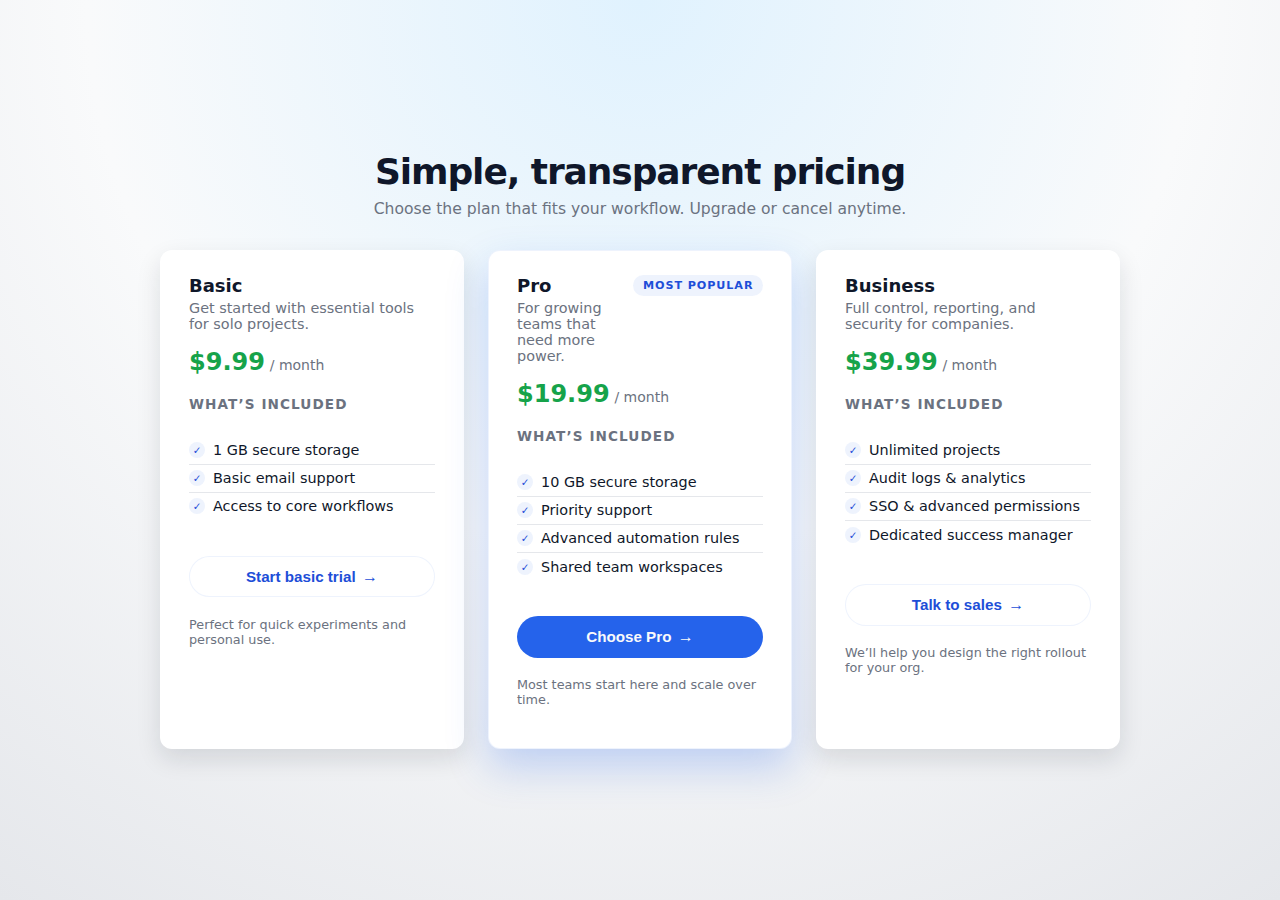
<file: index.html>
<!DOCTYPE html>
<html lang="en">
<head>
  <meta charset="UTF-8">
  <meta name="viewport" content="width=device-width, initial-scale=1.0">
  <title>Pricing Plans</title>
  <style>
    :root {
      --card-bg: #ffffff;
      --card-radius: 0.75rem;
      --card-shadow: 0 10px 25px rgba(15, 23, 42, 0.12);
      --border-subtle: #e5e7eb;
      --text-main: #0f172a;
      --text-muted: #6b7280;
      --accent: #2563eb;
      --accent-dark: #1d4ed8;
      --accent-soft: rgba(37, 99, 235, 0.08);
      --price: #16a34a;
    }

    *,
    *::before,
    *::after {
      box-sizing: border-box;
    }

    body {
      margin: 0;
      min-height: 100vh;
      display: flex;
      align-items: center;
      justify-content: center;
      padding: 1.5rem;
      font-family: system-ui, -apple-system, BlinkMacSystemFont, "Segoe UI", sans-serif;
      background: radial-gradient(circle at top, #e0f2fe 0, #f9fafb 50%, #e5e7eb 100%);
      color: var(--text-main);
    }

    main {
      width: 100%;
      max-width: 960px;
    }

    .page-header {
      text-align: center;
      margin-bottom: 2rem;
    }

    .page-title {
      margin: 0 0 0.5rem;
      font-size: clamp(1.75rem, 3vw, 2.25rem);
      letter-spacing: -0.03em;
    }

    .page-subtitle {
      margin: 0;
      font-size: 0.975rem;
      color: var(--text-muted);
    }

    .pricing-grid {
      display: grid;
      gap: 1.5rem;
      grid-template-columns: repeat(auto-fit, minmax(260px, 1fr));
    }

    .pricing-card {
      position: relative;
      background-color: var(--card-bg);
      border-radius: var(--card-radius);
      box-shadow: var(--card-shadow);
      padding: 1.5rem 1.75rem 1.75rem;
      display: flex;
      flex-direction: column;
      row-gap: 1rem;
      border: 1px solid transparent;
      transition: transform 150ms ease, box-shadow 150ms ease, border-color 150ms ease;
    }

    .pricing-card--featured {
      border-color: var(--accent-soft);
      box-shadow: 0 18px 40px rgba(37, 99, 235, 0.25);
    }

    .pricing-card:hover,
    .pricing-card:focus-within {
      transform: translateY(-3px);
      box-shadow: 0 16px 30px rgba(15, 23, 42, 0.16);
      border-color: var(--accent-soft);
    }

    .pricing-card-header {
      display: flex;
      justify-content: space-between;
      align-items: flex-start;
      gap: 0.75rem;
    }

    .card-title {
      font-size: 1.125rem;
      font-weight: 700;
      margin: 0 0 0.25rem;
    }

    .card-description {
      margin: 0;
      font-size: 0.9rem;
      color: var(--text-muted);
    }

    .badge {
      padding: 0.25rem 0.6rem;
      font-size: 0.7rem;
      text-transform: uppercase;
      letter-spacing: 0.08em;
      border-radius: 999px;
      background: var(--accent-soft);
      color: var(--accent-dark);
      font-weight: 600;
      white-space: nowrap;
    }

    .price-row {
      display: flex;
      align-items: baseline;
      gap: 0.3rem;
    }

    .price-amount {
      font-size: 1.5rem;
      font-weight: 700;
      color: var(--price);
    }

    .price-period {
      font-size: 0.875rem;
      color: var(--text-muted);
    }

    .features-heading {
      margin: 0.25rem 0 0.5rem;
      font-size: 0.85rem;
      font-weight: 600;
      text-transform: uppercase;
      letter-spacing: 0.08em;
      color: var(--text-muted);
    }

    .features {
      list-style: none;
      padding: 0;
      margin: 0 0 0.75rem;
    }

    .features li {
      display: flex;
      align-items: flex-start;
      gap: 0.5rem;
      padding: 0.35rem 0;
      border-bottom: 1px solid var(--border-subtle);
      font-size: 0.9rem;
      color: var(--text-main);
    }

    .features li:last-child {
      border-bottom: none;
    }

    .feature-icon {
      width: 1rem;
      height: 1rem;
      border-radius: 999px;
      display: inline-flex;
      align-items: center;
      justify-content: center;
      font-size: 0.65rem;
      background: var(--accent-soft);
      color: var(--accent-dark);
      flex-shrink: 0;
    }

    .pricing-card-footer {
      margin-top: 0.5rem;
      display: flex;
      flex-direction: column;
      gap: 0.4rem;
    }

    .btn {
      display: inline-flex;
      align-items: center;
      justify-content: center;
      gap: 0.4rem;
      width: 100%;
      padding: 0.7rem 1rem;
      border-radius: 999px;
      border: 1px solid transparent;
      background: var(--accent);
      color: #f9fafb;
      font-weight: 600;
      font-size: 0.95rem;
      cursor: pointer;
      text-decoration: none;
      transition: background-color 120ms ease, box-shadow 120ms ease, transform 120ms ease;
    }

    .btn span.icon {
      font-size: 1rem;
      line-height: 1;
    }

    .btn:hover,
    .btn:focus-visible {
      background: var(--accent-dark);
      box-shadow: 0 0 0 3px rgba(37, 99, 235, 0.25);
      transform: translateY(-1px);
    }

    .btn:active {
      transform: translateY(0);
      box-shadow: 0 0 0 2px rgba(15, 23, 42, 0.35) inset;
    }

    .btn:focus-visible {
      outline: none;
    }

    .btn-secondary {
      background: #ffffff;
      color: var(--accent-dark);
      border-color: var(--accent-soft);
    }

    .btn-secondary:hover,
    .btn-secondary:focus-visible {
      background: #eff6ff;
    }

    .helper-text {
      font-size: 0.8rem;
      color: var(--text-muted);
    }

    @media (max-width: 640px) {
      body {
        padding: 1.25rem;
      }

      .pricing-card {
        padding: 1.25rem 1.35rem 1.5rem;
      }
    }
  </style>
</head>
<body>
  <main aria-labelledby="pricing-heading">
    <header class="page-header">
      <h1 id="pricing-heading" class="page-title">Simple, transparent pricing</h1>
      <p class="page-subtitle">Choose the plan that fits your workflow. Upgrade or cancel anytime.</p>
    </header>

    <section class="pricing-grid" aria-label="Pricing plans">
      <!-- Cards are rendered here by JavaScript Card() component -->
    </section>
  </main>

  <script>
    /**
     * Reusable Card component
     * @param {Object} props
     * @param {string} props.title
     * @param {string} props.price
     * @param {string[]} props.features
     * @param {string} [props.description]
     * @param {boolean} [props.featured]
     * @param {string} [props.ctaLabel]
     * @param {string} [props.ctaHint]
     */
    function Card(props) {
      const {
        title,
        price,
        features,
        description = "",
        featured = false,
        ctaLabel = "Start trial",
        ctaHint = ""
      } = props;

      const article = document.createElement("article");
      article.className = "pricing-card" + (featured ? " pricing-card--featured" : "");
      article.setAttribute("tabindex", "-1");
      article.setAttribute("aria-label", title + " plan");

      const header = document.createElement("header");
      header.className = "pricing-card-header";

      const titleBlock = document.createElement("div");

      const h2 = document.createElement("h2");
      h2.className = "card-title";
      h2.textContent = title;

      const desc = document.createElement("p");
      desc.className = "card-description";
      desc.textContent = description;

      titleBlock.appendChild(h2);
      if (description) {
        titleBlock.appendChild(desc);
      }

      header.appendChild(titleBlock);

      if (featured) {
        const badge = document.createElement("span");
        badge.className = "badge";
        badge.textContent = "Most popular";
        header.appendChild(badge);
      }

      const priceRow = document.createElement("div");
      priceRow.className = "price-row";

      const priceAmount = document.createElement("span");
      priceAmount.className = "price-amount";
      priceAmount.textContent = price;

      const pricePeriod = document.createElement("span");
      pricePeriod.className = "price-period";
      pricePeriod.textContent = "/ month";

      priceRow.appendChild(priceAmount);
      priceRow.appendChild(pricePeriod);

      const featuresHeading = document.createElement("p");
      featuresHeading.className = "features-heading";
      featuresHeading.textContent = "What’s included";

      const list = document.createElement("ul");
      list.className = "features";

      features.forEach(function (item) {
        const li = document.createElement("li");

        const icon = document.createElement("span");
        icon.className = "feature-icon";
        icon.setAttribute("aria-hidden", "true");
        icon.textContent = "✓";

        const text = document.createElement("span");
        text.textContent = item;

        li.appendChild(icon);
        li.appendChild(text);
        list.appendChild(li);
      });

      const footer = document.createElement("footer");
      footer.className = "pricing-card-footer";

      const button = document.createElement("button");
      button.className = featured ? "btn" : "btn btn-secondary";
      button.type = "button";
      button.setAttribute("aria-label", ctaLabel + " for the " + title + " plan");

      button.addEventListener("click", function () {
        const message = "You chose the " + title + " plan at " + price + " per month.";
        alert(message);
      });

      const labelSpan = document.createElement("span");
      labelSpan.textContent = ctaLabel;

      const iconSpan = document.createElement("span");
      iconSpan.className = "icon";
      iconSpan.setAttribute("aria-hidden", "true");
      iconSpan.textContent = "→";

      button.appendChild(labelSpan);
      button.appendChild(iconSpan);

      footer.appendChild(button);

      if (ctaHint) {
        const hint = document.createElement("p");
        hint.className = "helper-text";
        hint.textContent = ctaHint;
        footer.appendChild(hint);
      }

      article.appendChild(header);
      article.appendChild(priceRow);
      article.appendChild(featuresHeading);
      article.appendChild(list);
      article.appendChild(footer);

      return article;
    }

    // Render example cards
    (function renderPricing() {
      const grid = document.querySelector(".pricing-grid");
      if (!grid) return;

      const plans = [
        {
          title: "Basic",
          price: "$9.99",
          description: "Get started with essential tools for solo projects.",
          features: ["1 GB secure storage", "Basic email support", "Access to core workflows"],
          ctaLabel: "Start basic trial",
          ctaHint: "Perfect for quick experiments and personal use."
        },
        {
          title: "Pro",
          price: "$19.99",
          description: "For growing teams that need more power.",
          features: ["10 GB secure storage", "Priority support", "Advanced automation rules", "Shared team workspaces"],
          featured: true,
          ctaLabel: "Choose Pro",
          ctaHint: "Most teams start here and scale over time."
        },
        {
          title: "Business",
          price: "$39.99",
          description: "Full control, reporting, and security for companies.",
          features: ["Unlimited projects", "Audit logs & analytics", "SSO & advanced permissions", "Dedicated success manager"],
          ctaLabel: "Talk to sales",
          ctaHint: "We’ll help you design the right rollout for your org."
        }
      ];

      plans.forEach(function (plan) {
        grid.appendChild(Card(plan));
      });
    })();
  </script>
</body>
</html>
</file>
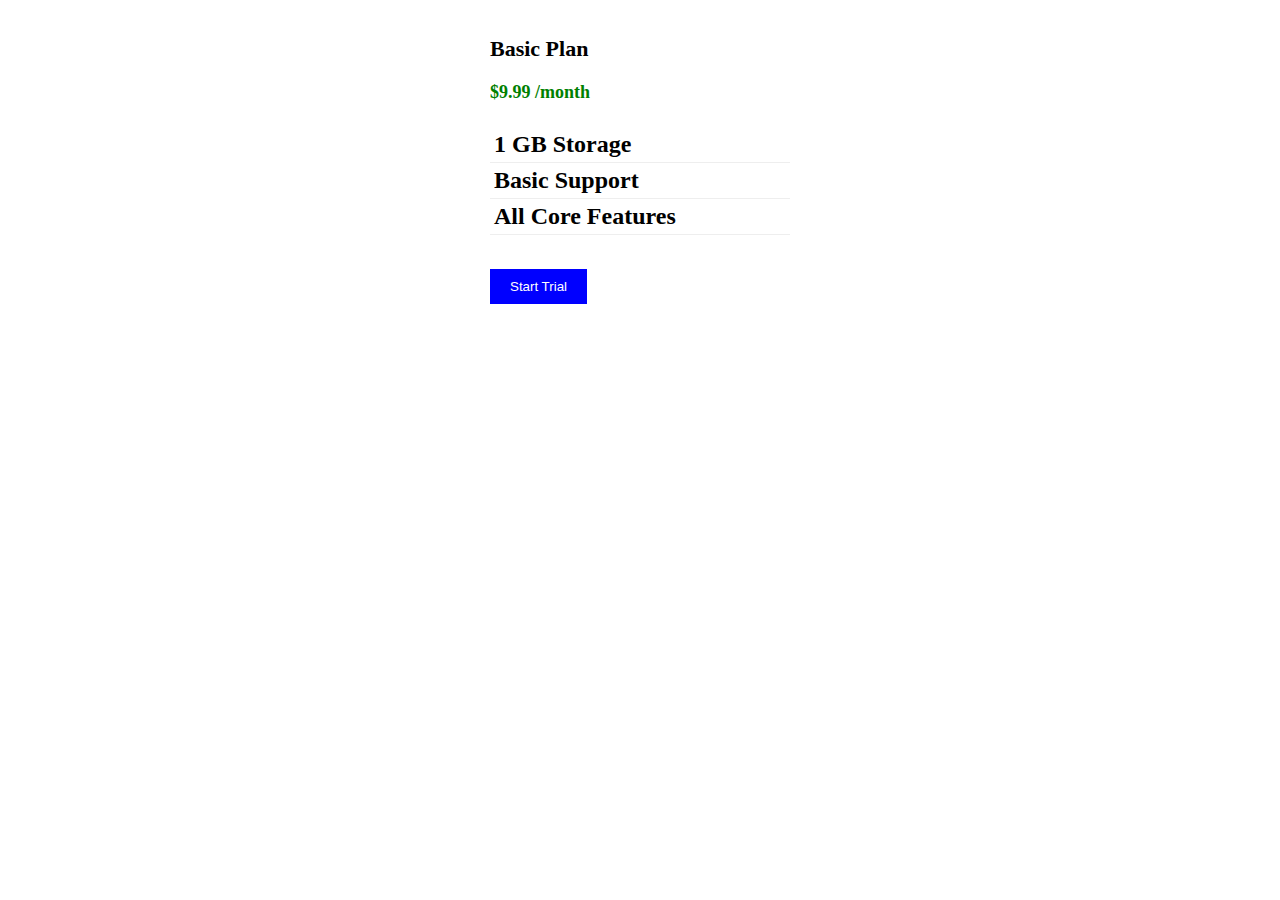
<file: first index.html>
<!DOCTYPE html>
<html>
<head>
<style>
.pricing {
width: 300px;
margin: auto;
background-color: #fff;
box-shdow: 0 0 10px #ccc;
padding: 10px;
text-align: left;
}

.title {
font-size: 22px;
font-weight: bold;
}

.price {
font-size: 18px;
color: green;
}

.features {
list-style: none;
padding-left: 0;
}

.features li {
padding: 4px;
border-bottom: 1px solid #eee;
}

.btn {
background: blue;
color: white;
padding: 10px 20px;
border: none;
margin-top: 10px;
}

.btn:hover {
background: darkblue;
}
</style>
</head>
<body>

<div class="pricing">
<h2 class="title">Basic Plan<h2>
<p class="price">$9.99 /month</p>

<ul class="features">
<li>1 GB Storage</li>
<li>Basic Support</li>
<li>All Core Features</li>
</ul>

<button class="btn">Start Trial</button>
</div>

</body>
</html>
</file>
